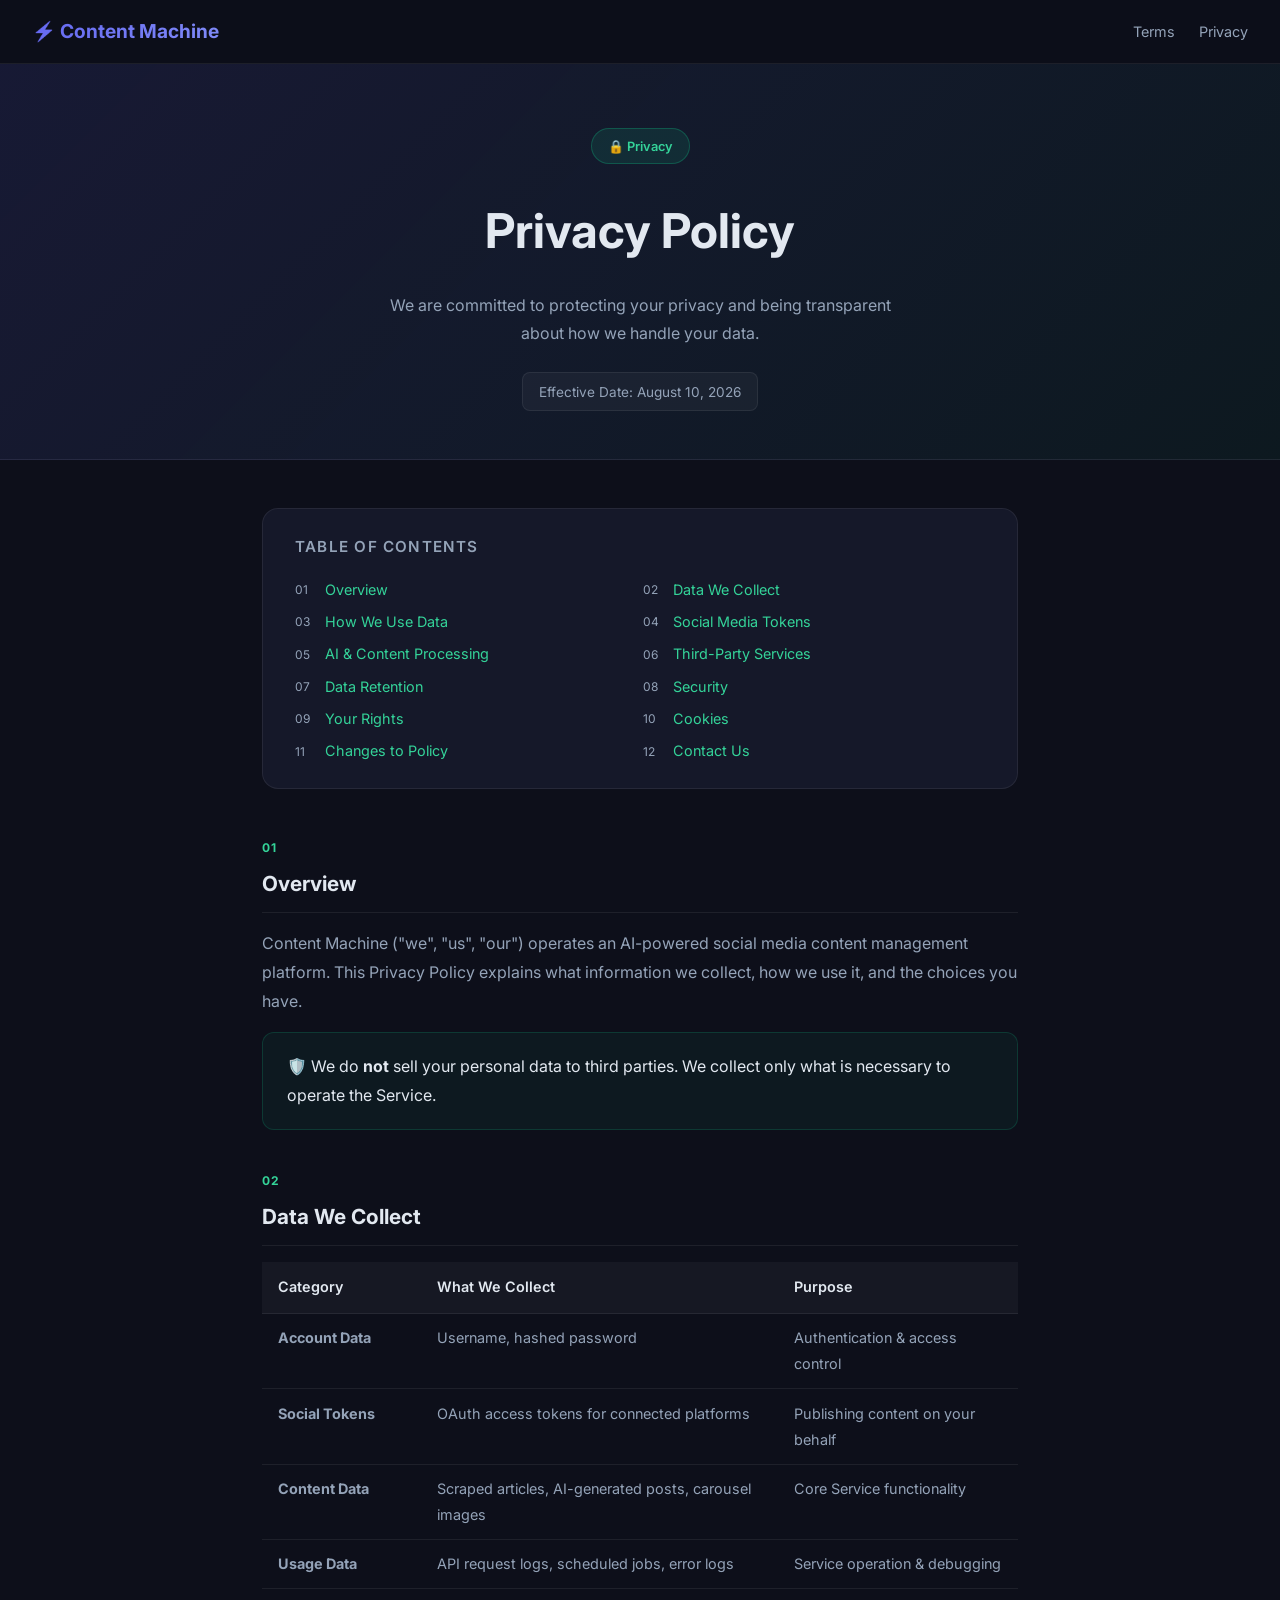
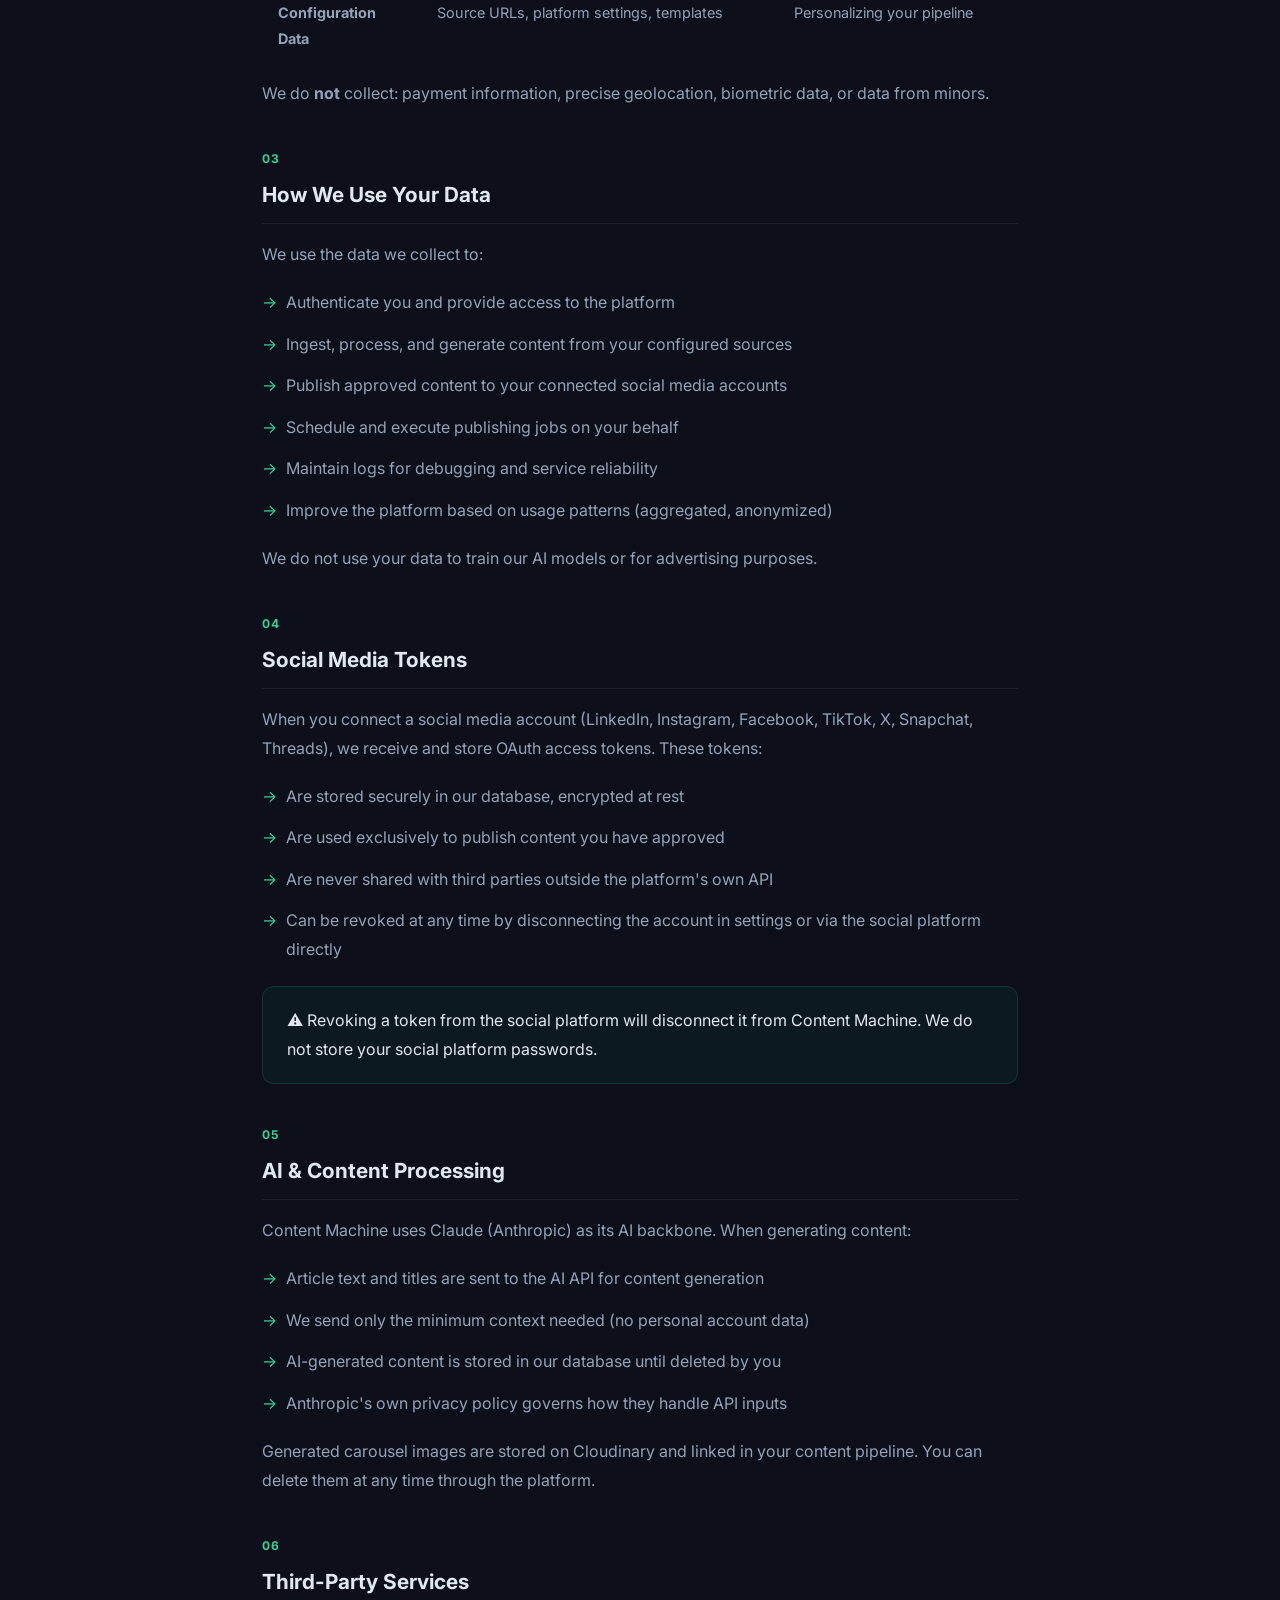
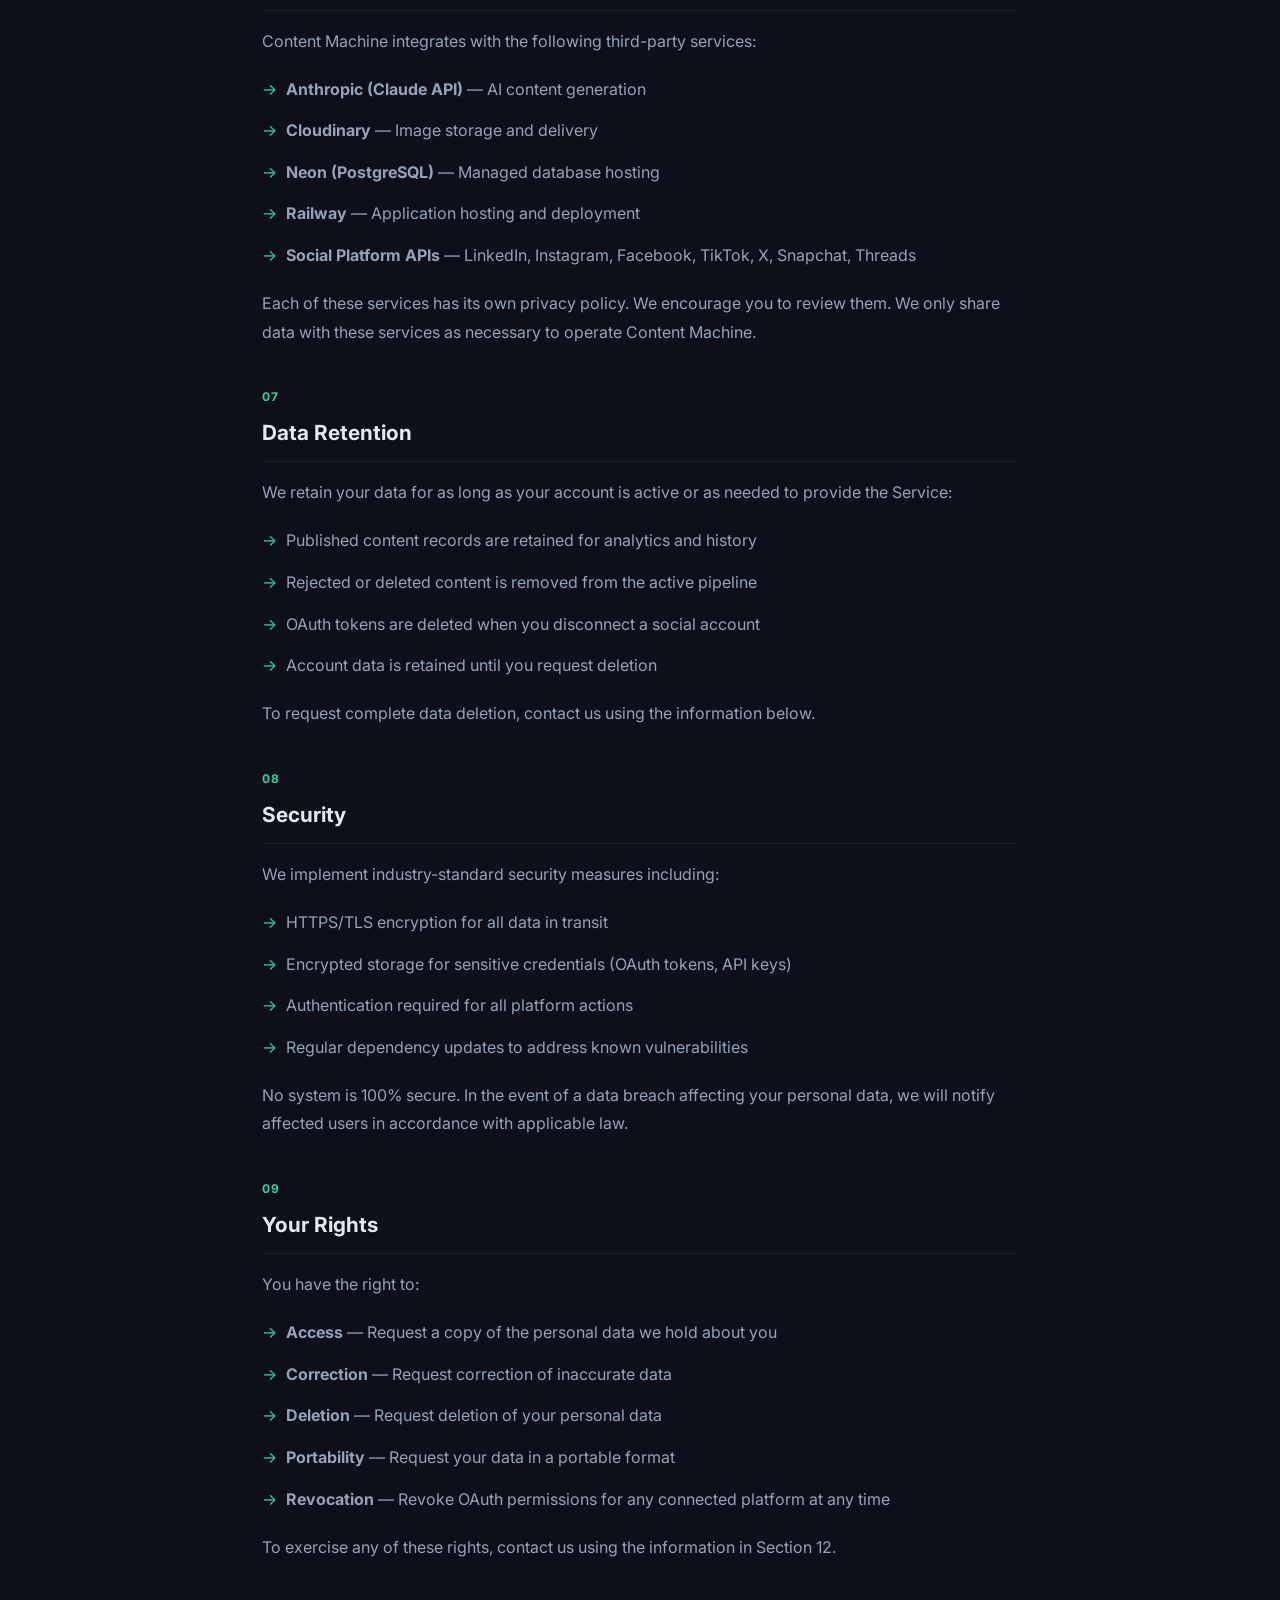
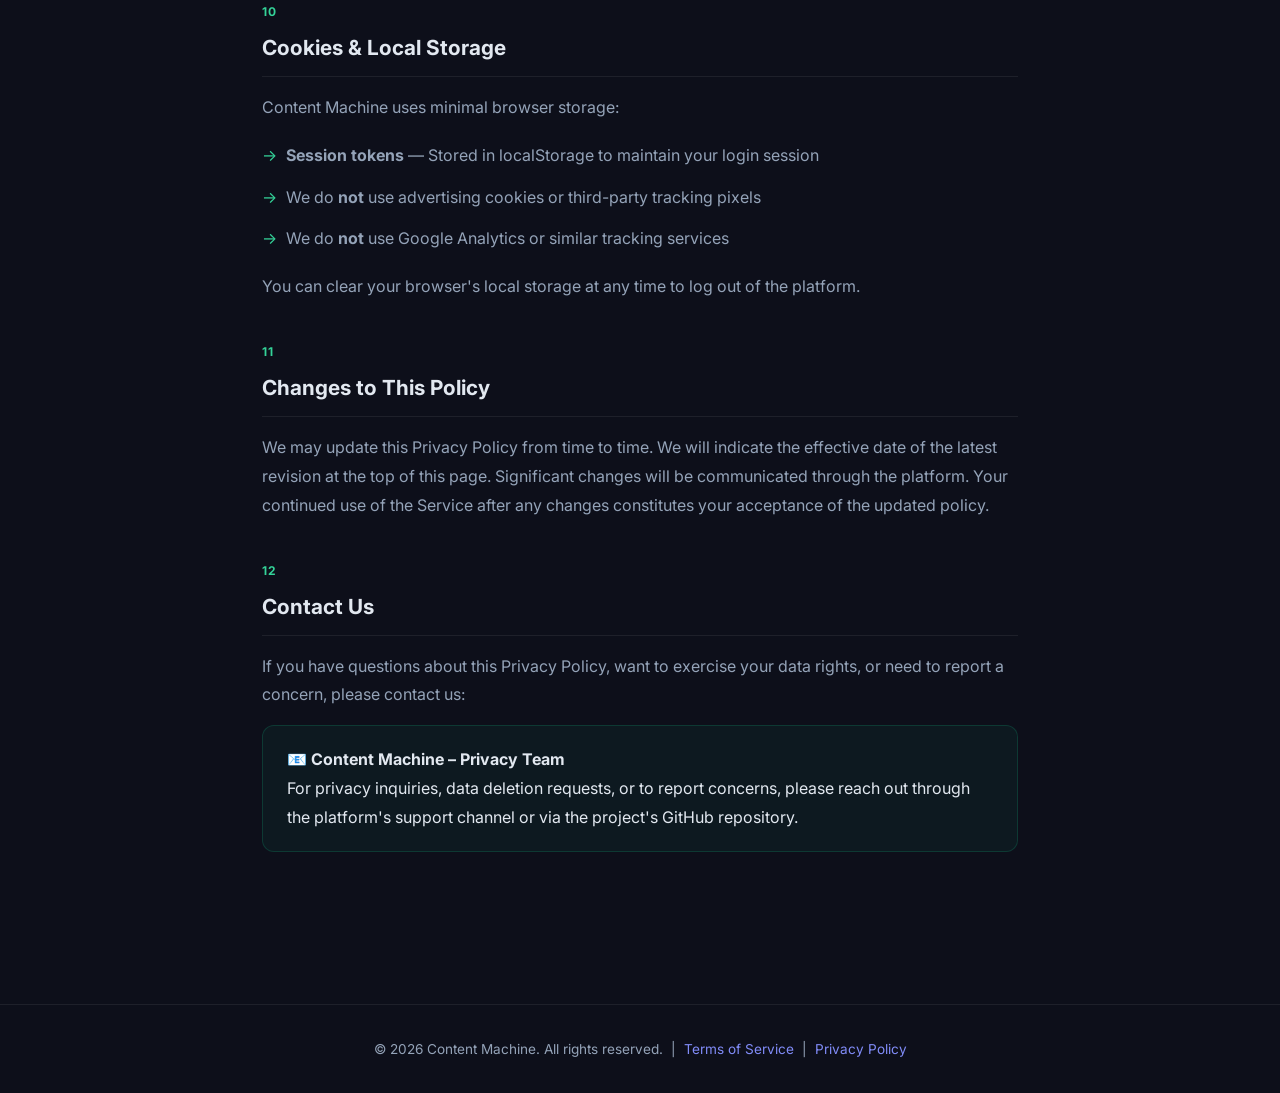
<file: frontend/privacy.html>
<!DOCTYPE html>
<html lang="en">
<head>
  <meta charset="UTF-8" />
  <meta name="viewport" content="width=device-width, initial-scale=1.0" />
  <title>Privacy Policy – Content Machine</title>
  <meta name="description" content="Privacy Policy for Content Machine – learn how we collect, use, and protect your data." />
  <link rel="preconnect" href="https://fonts.googleapis.com" />
  <link href="https://fonts.googleapis.com/css2?family=Inter:wght@400;500;600;700&display=swap" rel="stylesheet" />
  <style>
    *, *::before, *::after { box-sizing: border-box; margin: 0; padding: 0; }

    :root {
      --bg: #0d0f1a;
      --surface: #151829;
      --border: rgba(255,255,255,0.07);
      --text: #e2e8f0;
      --muted: #94a3b8;
      --accent: #6366f1;
      --accent-light: #818cf8;
    }

    body {
      font-family: 'Inter', sans-serif;
      background: var(--bg);
      color: var(--text);
      line-height: 1.8;
      min-height: 100vh;
    }

    nav {
      position: sticky; top: 0; z-index: 100;
      background: rgba(13,15,26,0.85);
      backdrop-filter: blur(12px);
      border-bottom: 1px solid var(--border);
      padding: 0 2rem;
      display: flex; align-items: center; justify-content: space-between;
      height: 64px;
    }
    .logo {
      font-size: 1.2rem; font-weight: 700;
      background: linear-gradient(135deg, var(--accent), var(--accent-light));
      -webkit-background-clip: text; -webkit-text-fill-color: transparent;
      text-decoration: none;
    }
    .nav-links { display: flex; gap: 1.5rem; }
    .nav-links a {
      color: var(--muted); text-decoration: none; font-size: 0.9rem;
      transition: color 0.2s;
    }
    .nav-links a:hover { color: var(--text); }

    .hero {
      background: linear-gradient(135deg, rgba(99,102,241,0.12) 0%, rgba(16,185,129,0.06) 100%);
      border-bottom: 1px solid var(--border);
      padding: 4rem 2rem 3rem;
      text-align: center;
    }
    .hero-badge {
      display: inline-flex; align-items: center; gap: 0.5rem;
      background: rgba(16,185,129,0.12);
      border: 1px solid rgba(16,185,129,0.3);
      color: #34d399;
      padding: 0.35rem 1rem; border-radius: 999px;
      font-size: 0.8rem; font-weight: 600; margin-bottom: 1.5rem;
    }
    .hero h1 {
      font-size: clamp(2rem, 5vw, 3rem);
      font-weight: 700; margin-bottom: 1rem;
    }
    .hero p { color: var(--muted); max-width: 520px; margin: 0 auto; font-size: 1rem; }
    .effective-date {
      display: inline-block; margin-top: 1.5rem;
      color: var(--muted); font-size: 0.85rem;
      background: rgba(255,255,255,0.04);
      border: 1px solid var(--border);
      padding: 0.4rem 1rem; border-radius: 8px;
    }

    .container {
      max-width: 820px; margin: 3rem auto; padding: 0 2rem 4rem;
    }

    .toc-card {
      background: var(--surface);
      border: 1px solid var(--border);
      border-radius: 16px;
      padding: 1.5rem 2rem;
      margin-bottom: 3rem;
    }
    .toc-card h2 {
      font-size: 0.95rem; font-weight: 600; color: var(--muted);
      text-transform: uppercase; letter-spacing: 0.08em; margin-bottom: 1rem;
    }
    .toc-card ol {
      list-style: none; counter-reset: toc;
      display: grid; grid-template-columns: 1fr 1fr; gap: 0.4rem;
    }
    .toc-card li { counter-increment: toc; }
    .toc-card li a {
      color: #34d399; text-decoration: none; font-size: 0.9rem;
      display: flex; align-items: center; gap: 0.5rem;
      transition: color 0.2s;
    }
    .toc-card li a:before {
      content: counter(toc, decimal-leading-zero);
      font-size: 0.75rem; color: var(--muted); min-width: 22px;
    }
    .toc-card li a:hover { color: #fff; }

    section {
      margin-bottom: 2.5rem;
      scroll-margin-top: 80px;
    }
    .section-num {
      font-size: 0.75rem; font-weight: 700; color: #34d399;
      text-transform: uppercase; letter-spacing: 0.1em; margin-bottom: 0.4rem;
    }
    section h2 {
      font-size: 1.3rem; font-weight: 700; margin-bottom: 1rem;
      padding-bottom: 0.6rem;
      border-bottom: 1px solid var(--border);
    }
    section p { color: var(--muted); margin-bottom: 0.8rem; }
    section ul {
      list-style: none; margin: 0.5rem 0 0.8rem 0;
    }
    section ul li {
      color: var(--muted); padding: 0.4rem 0 0.4rem 1.5rem;
      position: relative;
    }
    section ul li::before {
      content: "→";
      position: absolute; left: 0; color: #34d399;
    }

    .highlight-box {
      background: rgba(16,185,129,0.06);
      border: 1px solid rgba(16,185,129,0.2);
      border-radius: 12px;
      padding: 1.2rem 1.5rem;
      margin: 1rem 0;
    }
    .highlight-box p { color: var(--text); margin: 0; }

    .data-table {
      width: 100%; border-collapse: collapse; margin: 1rem 0;
      font-size: 0.9rem;
    }
    .data-table th {
      background: rgba(255,255,255,0.04);
      text-align: left; padding: 0.8rem 1rem;
      color: var(--text); font-weight: 600;
      border-bottom: 1px solid var(--border);
    }
    .data-table td {
      padding: 0.7rem 1rem;
      color: var(--muted);
      border-bottom: 1px solid var(--border);
      vertical-align: top;
    }
    .data-table tr:last-child td { border-bottom: none; }

    footer {
      border-top: 1px solid var(--border);
      padding: 2rem;
      text-align: center;
      color: var(--muted);
      font-size: 0.85rem;
    }
    footer a { color: var(--accent-light); text-decoration: none; }
    footer a:hover { text-decoration: underline; }

    @media (max-width: 600px) {
      .toc-card ol { grid-template-columns: 1fr; }
      .data-table { font-size: 0.8rem; }
    }
  </style>
</head>
<body>

<nav>
  <a href="/" class="logo">⚡ Content Machine</a>
  <div class="nav-links">
    <a href="/terms">Terms</a>
    <a href="/privacy">Privacy</a>
  </div>
</nav>

<div class="hero">
  <div class="hero-badge">🔒 Privacy</div>
  <h1>Privacy Policy</h1>
  <p>We are committed to protecting your privacy and being transparent about how we handle your data.</p>
  <span class="effective-date">Effective Date: August 10, 2026</span>
</div>

<div class="container">

  <div class="toc-card">
    <h2>Table of Contents</h2>
    <ol>
      <li><a href="#overview">Overview</a></li>
      <li><a href="#data-collected">Data We Collect</a></li>
      <li><a href="#how-we-use">How We Use Data</a></li>
      <li><a href="#social-tokens">Social Media Tokens</a></li>
      <li><a href="#ai-data">AI &amp; Content Processing</a></li>
      <li><a href="#third-parties">Third-Party Services</a></li>
      <li><a href="#data-retention">Data Retention</a></li>
      <li><a href="#security">Security</a></li>
      <li><a href="#rights">Your Rights</a></li>
      <li><a href="#cookies">Cookies</a></li>
      <li><a href="#changes">Changes to Policy</a></li>
      <li><a href="#contact">Contact Us</a></li>
    </ol>
  </div>

  <section id="overview">
    <div class="section-num">01</div>
    <h2>Overview</h2>
    <p>Content Machine ("we", "us", "our") operates an AI-powered social media content management platform. This Privacy Policy explains what information we collect, how we use it, and the choices you have.</p>
    <div class="highlight-box">
      <p>🛡️ We do <strong>not</strong> sell your personal data to third parties. We collect only what is necessary to operate the Service.</p>
    </div>
  </section>

  <section id="data-collected">
    <div class="section-num">02</div>
    <h2>Data We Collect</h2>
    <table class="data-table">
      <thead>
        <tr>
          <th>Category</th>
          <th>What We Collect</th>
          <th>Purpose</th>
        </tr>
      </thead>
      <tbody>
        <tr>
          <td><strong>Account Data</strong></td>
          <td>Username, hashed password</td>
          <td>Authentication &amp; access control</td>
        </tr>
        <tr>
          <td><strong>Social Tokens</strong></td>
          <td>OAuth access tokens for connected platforms</td>
          <td>Publishing content on your behalf</td>
        </tr>
        <tr>
          <td><strong>Content Data</strong></td>
          <td>Scraped articles, AI-generated posts, carousel images</td>
          <td>Core Service functionality</td>
        </tr>
        <tr>
          <td><strong>Usage Data</strong></td>
          <td>API request logs, scheduled jobs, error logs</td>
          <td>Service operation &amp; debugging</td>
        </tr>
        <tr>
          <td><strong>Configuration Data</strong></td>
          <td>Source URLs, platform settings, templates</td>
          <td>Personalizing your pipeline</td>
        </tr>
      </tbody>
    </table>
    <p>We do <strong>not</strong> collect: payment information, precise geolocation, biometric data, or data from minors.</p>
  </section>

  <section id="how-we-use">
    <div class="section-num">03</div>
    <h2>How We Use Your Data</h2>
    <p>We use the data we collect to:</p>
    <ul>
      <li>Authenticate you and provide access to the platform</li>
      <li>Ingest, process, and generate content from your configured sources</li>
      <li>Publish approved content to your connected social media accounts</li>
      <li>Schedule and execute publishing jobs on your behalf</li>
      <li>Maintain logs for debugging and service reliability</li>
      <li>Improve the platform based on usage patterns (aggregated, anonymized)</li>
    </ul>
    <p>We do not use your data to train our AI models or for advertising purposes.</p>
  </section>

  <section id="social-tokens">
    <div class="section-num">04</div>
    <h2>Social Media Tokens</h2>
    <p>When you connect a social media account (LinkedIn, Instagram, Facebook, TikTok, X, Snapchat, Threads), we receive and store OAuth access tokens. These tokens:</p>
    <ul>
      <li>Are stored securely in our database, encrypted at rest</li>
      <li>Are used exclusively to publish content you have approved</li>
      <li>Are never shared with third parties outside the platform's own API</li>
      <li>Can be revoked at any time by disconnecting the account in settings or via the social platform directly</li>
    </ul>
    <div class="highlight-box">
      <p>⚠️ Revoking a token from the social platform will disconnect it from Content Machine. We do not store your social platform passwords.</p>
    </div>
  </section>

  <section id="ai-data">
    <div class="section-num">05</div>
    <h2>AI &amp; Content Processing</h2>
    <p>Content Machine uses Claude (Anthropic) as its AI backbone. When generating content:</p>
    <ul>
      <li>Article text and titles are sent to the AI API for content generation</li>
      <li>We send only the minimum context needed (no personal account data)</li>
      <li>AI-generated content is stored in our database until deleted by you</li>
      <li>Anthropic's own privacy policy governs how they handle API inputs</li>
    </ul>
    <p>Generated carousel images are stored on Cloudinary and linked in your content pipeline. You can delete them at any time through the platform.</p>
  </section>

  <section id="third-parties">
    <div class="section-num">06</div>
    <h2>Third-Party Services</h2>
    <p>Content Machine integrates with the following third-party services:</p>
    <ul>
      <li><strong>Anthropic (Claude API)</strong> — AI content generation</li>
      <li><strong>Cloudinary</strong> — Image storage and delivery</li>
      <li><strong>Neon (PostgreSQL)</strong> — Managed database hosting</li>
      <li><strong>Railway</strong> — Application hosting and deployment</li>
      <li><strong>Social Platform APIs</strong> — LinkedIn, Instagram, Facebook, TikTok, X, Snapchat, Threads</li>
    </ul>
    <p>Each of these services has its own privacy policy. We encourage you to review them. We only share data with these services as necessary to operate Content Machine.</p>
  </section>

  <section id="data-retention">
    <div class="section-num">07</div>
    <h2>Data Retention</h2>
    <p>We retain your data for as long as your account is active or as needed to provide the Service:</p>
    <ul>
      <li>Published content records are retained for analytics and history</li>
      <li>Rejected or deleted content is removed from the active pipeline</li>
      <li>OAuth tokens are deleted when you disconnect a social account</li>
      <li>Account data is retained until you request deletion</li>
    </ul>
    <p>To request complete data deletion, contact us using the information below.</p>
  </section>

  <section id="security">
    <div class="section-num">08</div>
    <h2>Security</h2>
    <p>We implement industry-standard security measures including:</p>
    <ul>
      <li>HTTPS/TLS encryption for all data in transit</li>
      <li>Encrypted storage for sensitive credentials (OAuth tokens, API keys)</li>
      <li>Authentication required for all platform actions</li>
      <li>Regular dependency updates to address known vulnerabilities</li>
    </ul>
    <p>No system is 100% secure. In the event of a data breach affecting your personal data, we will notify affected users in accordance with applicable law.</p>
  </section>

  <section id="rights">
    <div class="section-num">09</div>
    <h2>Your Rights</h2>
    <p>You have the right to:</p>
    <ul>
      <li><strong>Access</strong> — Request a copy of the personal data we hold about you</li>
      <li><strong>Correction</strong> — Request correction of inaccurate data</li>
      <li><strong>Deletion</strong> — Request deletion of your personal data</li>
      <li><strong>Portability</strong> — Request your data in a portable format</li>
      <li><strong>Revocation</strong> — Revoke OAuth permissions for any connected platform at any time</li>
    </ul>
    <p>To exercise any of these rights, contact us using the information in Section 12.</p>
  </section>

  <section id="cookies">
    <div class="section-num">10</div>
    <h2>Cookies &amp; Local Storage</h2>
    <p>Content Machine uses minimal browser storage:</p>
    <ul>
      <li><strong>Session tokens</strong> — Stored in localStorage to maintain your login session</li>
      <li>We do <strong>not</strong> use advertising cookies or third-party tracking pixels</li>
      <li>We do <strong>not</strong> use Google Analytics or similar tracking services</li>
    </ul>
    <p>You can clear your browser's local storage at any time to log out of the platform.</p>
  </section>

  <section id="changes">
    <div class="section-num">11</div>
    <h2>Changes to This Policy</h2>
    <p>We may update this Privacy Policy from time to time. We will indicate the effective date of the latest revision at the top of this page. Significant changes will be communicated through the platform. Your continued use of the Service after any changes constitutes your acceptance of the updated policy.</p>
  </section>

  <section id="contact">
    <div class="section-num">12</div>
    <h2>Contact Us</h2>
    <p>If you have questions about this Privacy Policy, want to exercise your data rights, or need to report a concern, please contact us:</p>
    <div class="highlight-box">
      <p>📧 <strong>Content Machine – Privacy Team</strong><br/>
      For privacy inquiries, data deletion requests, or to report concerns, please reach out through the platform's support channel or via the project's GitHub repository.</p>
    </div>
  </section>

</div>

<footer>
  <p>© 2026 Content Machine. All rights reserved. &nbsp;|&nbsp;
    <a href="/terms">Terms of Service</a> &nbsp;|&nbsp;
    <a href="/privacy">Privacy Policy</a>
  </p>
</footer>

</body>
</html>
</file>
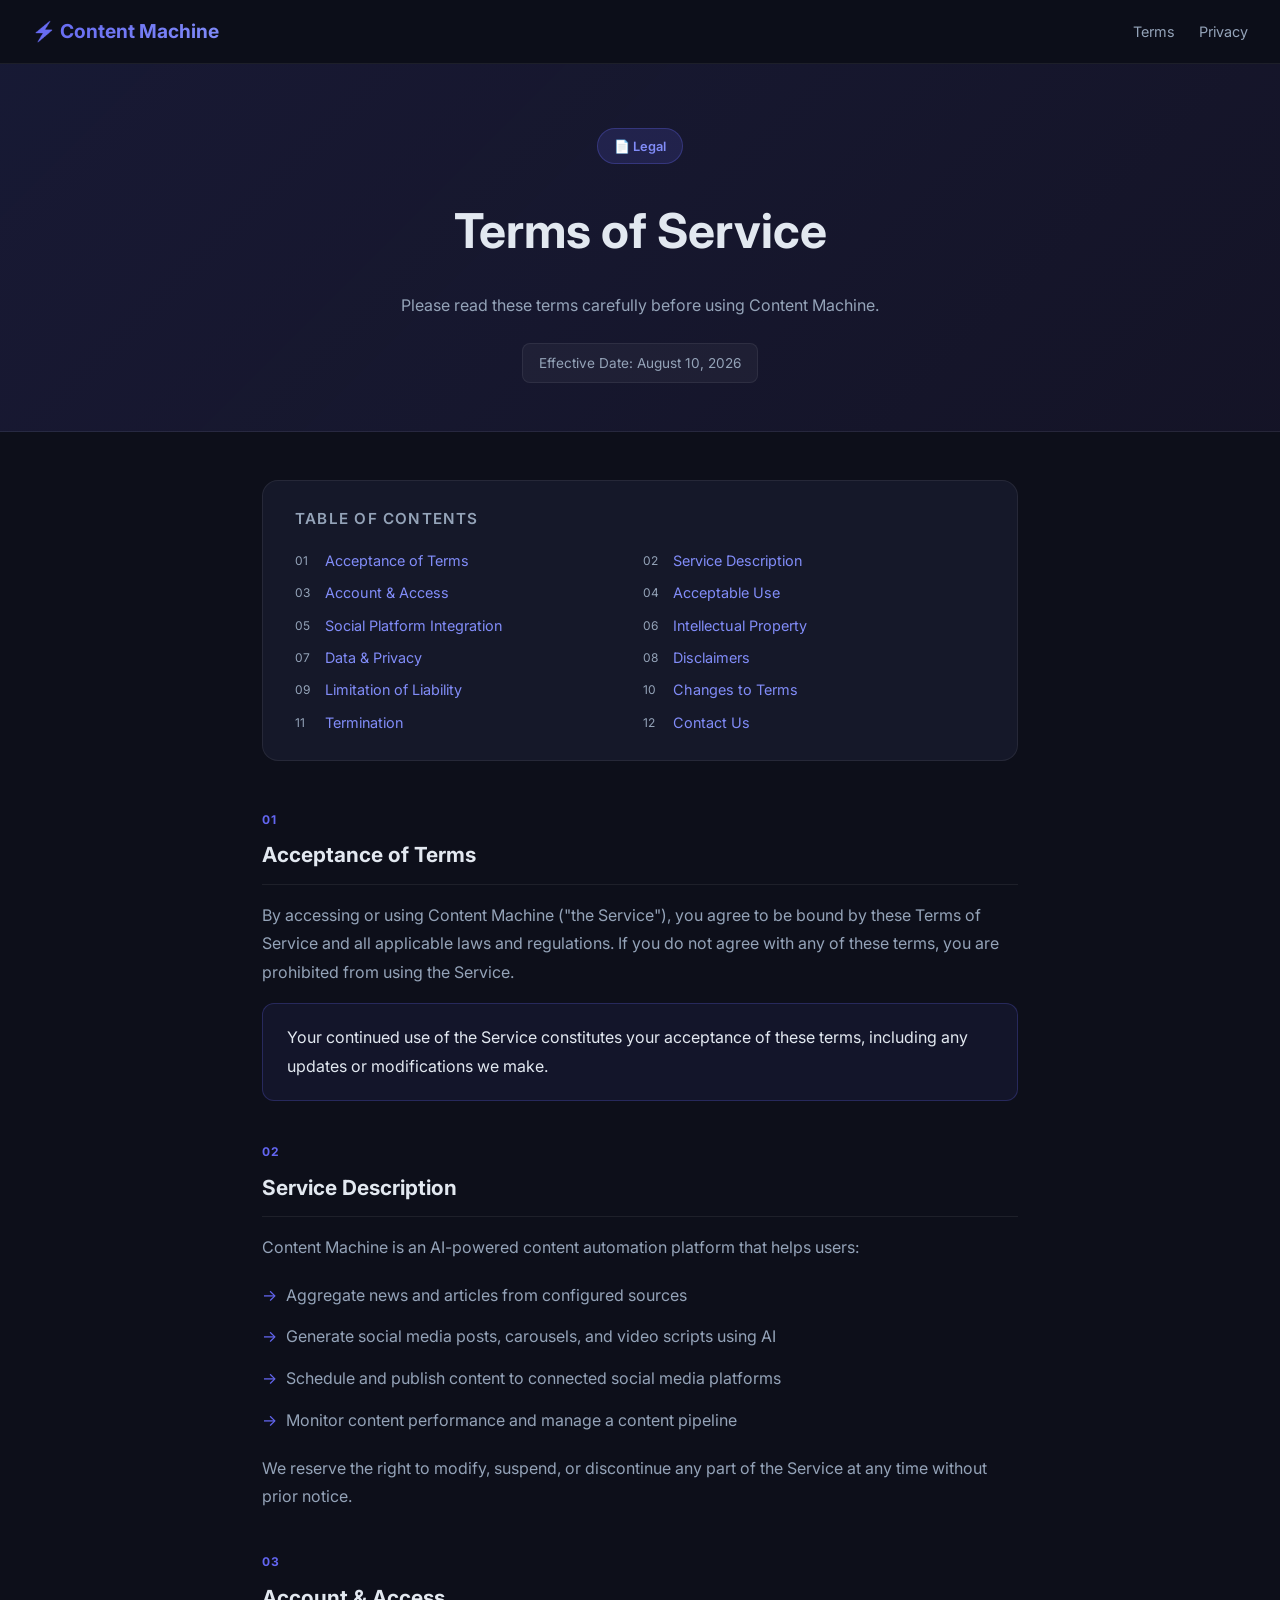
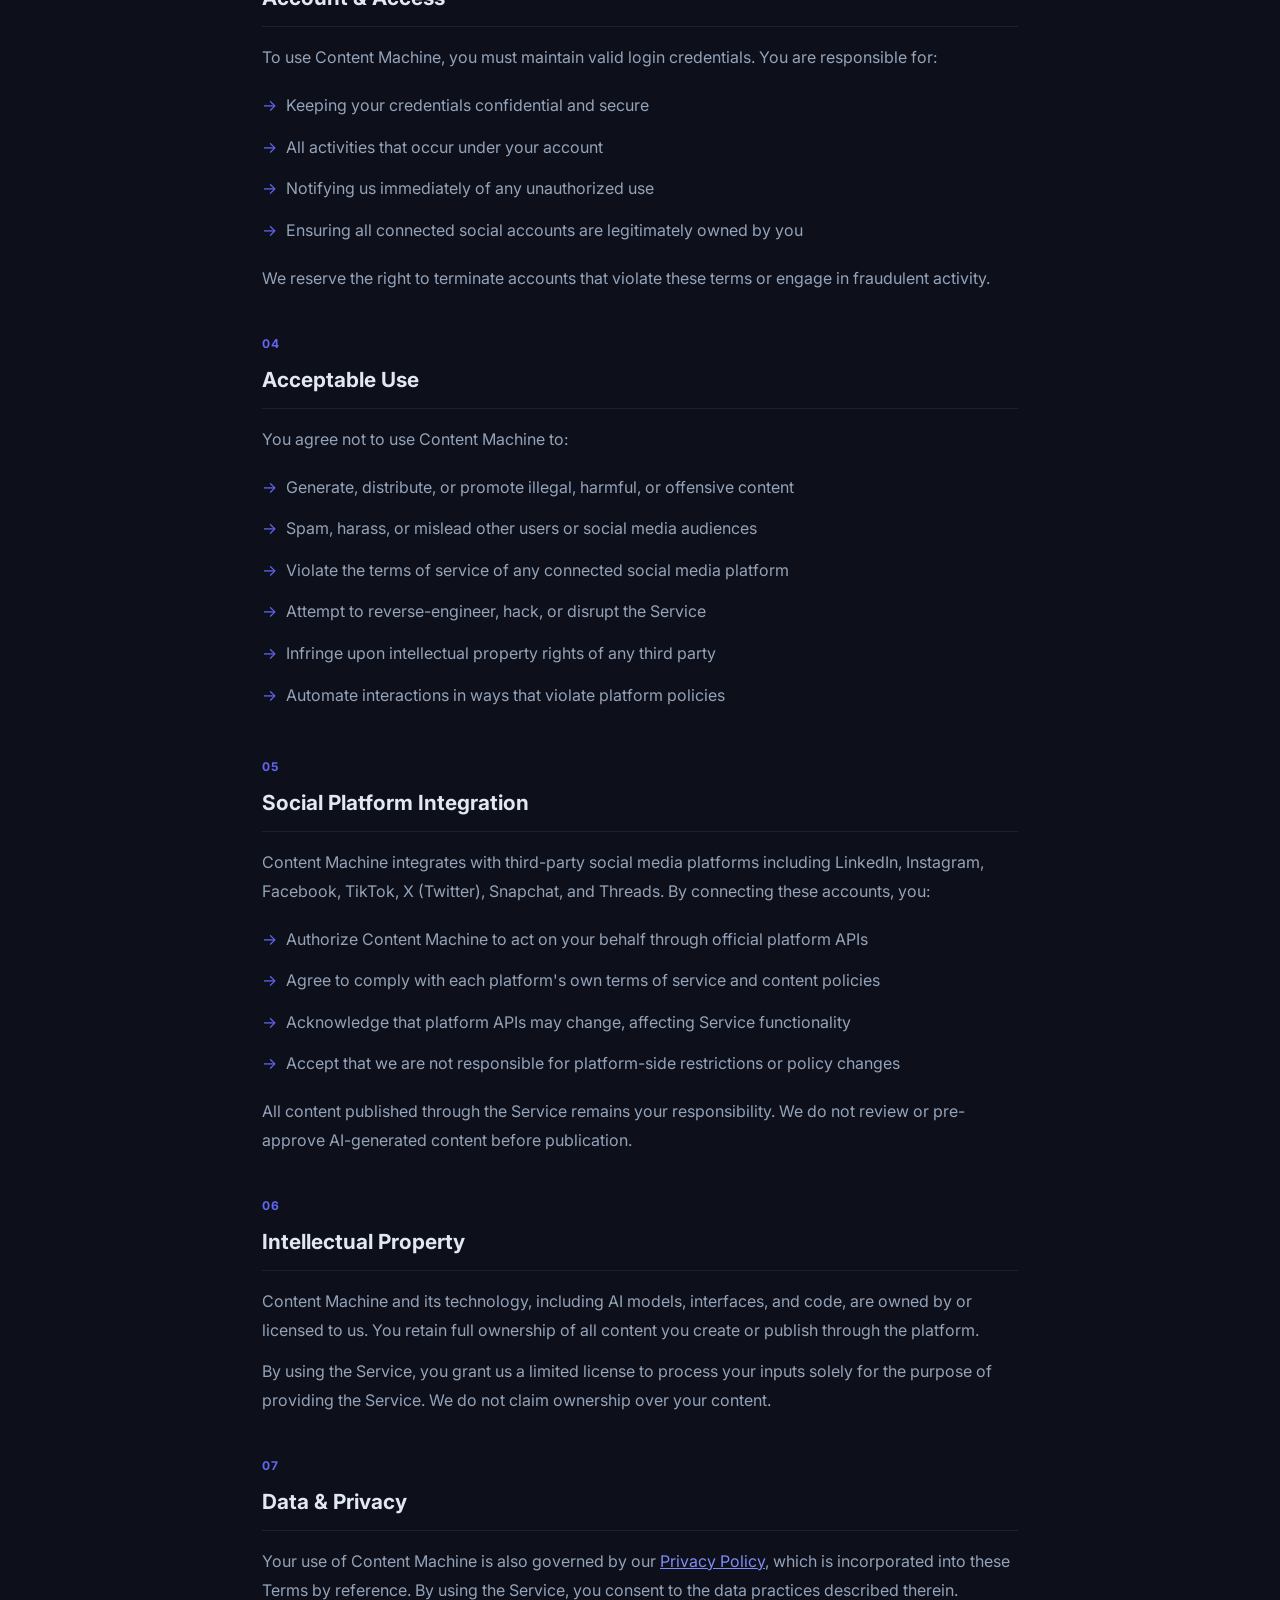
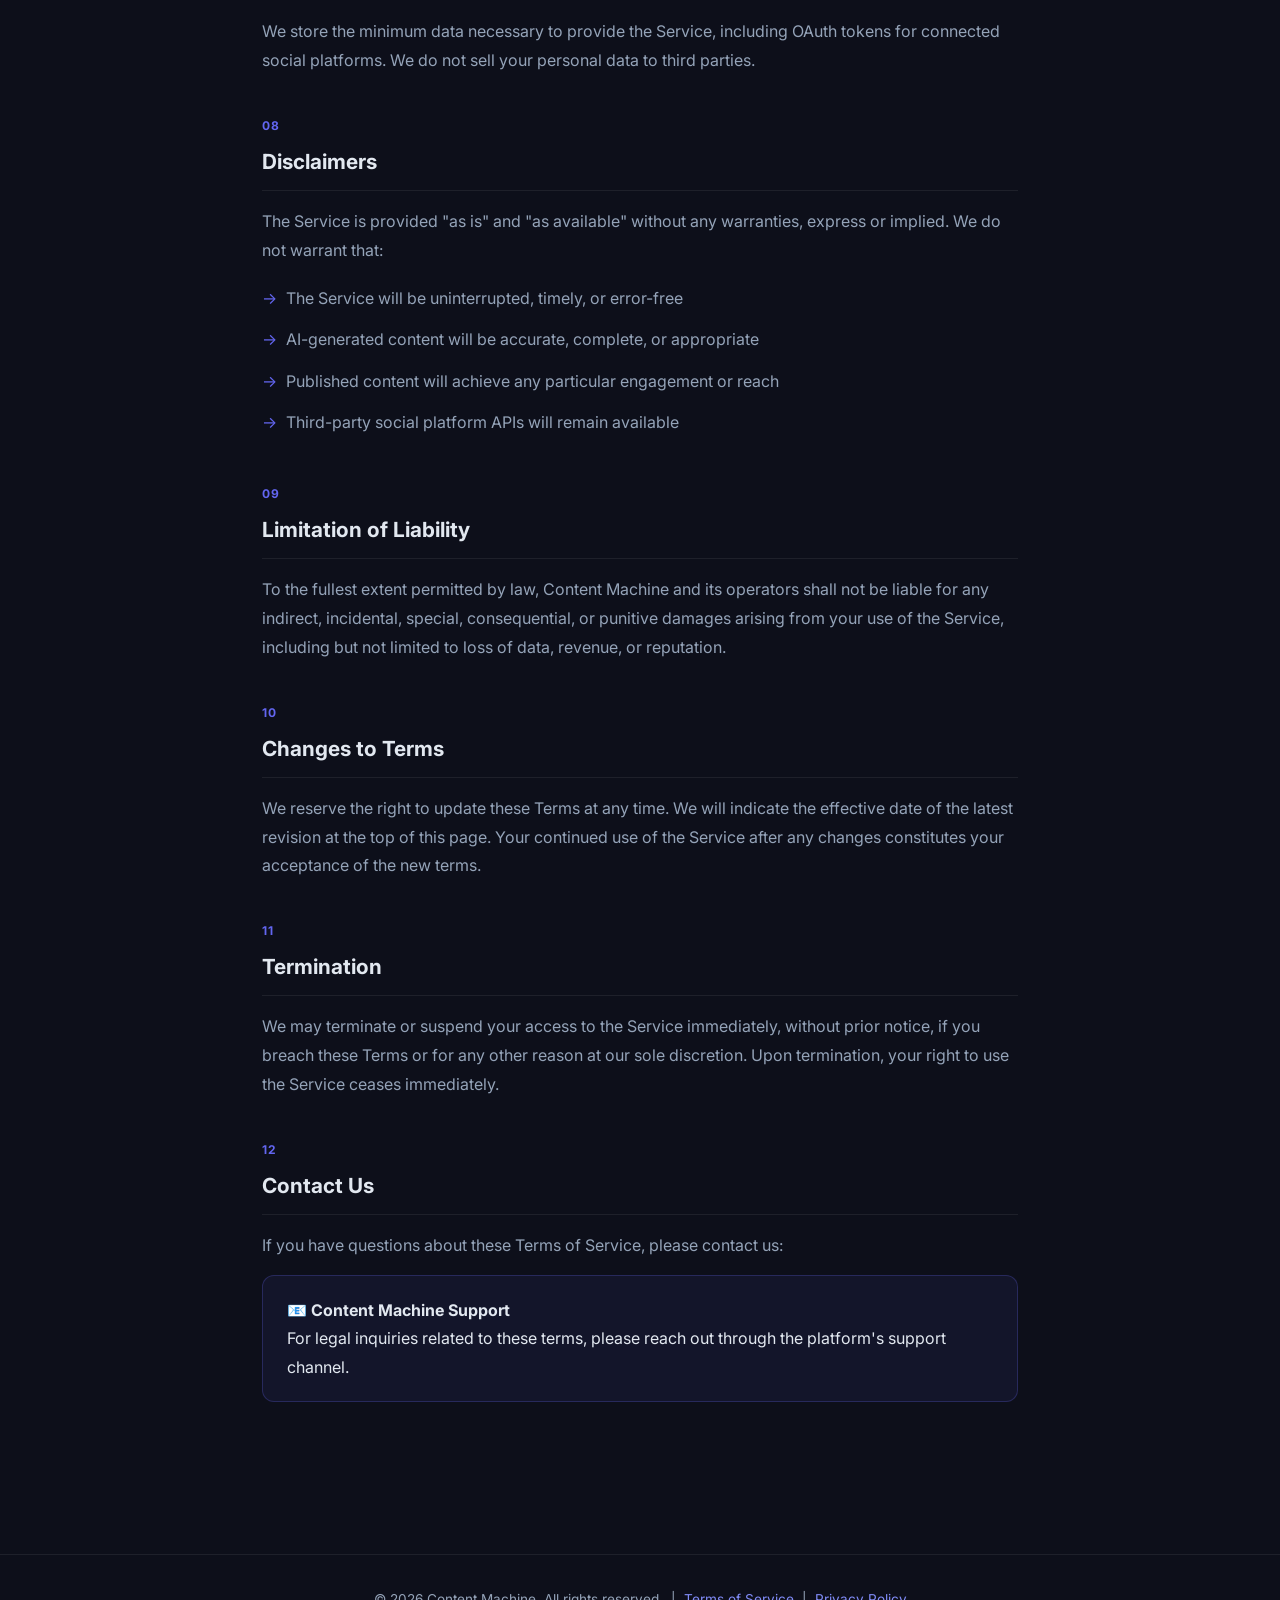
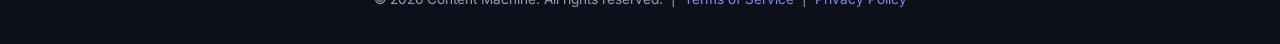
<file: frontend/terms.html>
<!DOCTYPE html>
<html lang="en">
<head>
  <meta charset="UTF-8" />
  <meta name="viewport" content="width=device-width, initial-scale=1.0" />
  <title>Terms of Service – Content Machine</title>
  <meta name="description" content="Terms of Service for Content Machine – AI-powered social media content automation platform." />
  <link rel="preconnect" href="https://fonts.googleapis.com" />
  <link href="https://fonts.googleapis.com/css2?family=Inter:wght@400;500;600;700&display=swap" rel="stylesheet" />
  <style>
    *, *::before, *::after { box-sizing: border-box; margin: 0; padding: 0; }

    :root {
      --bg: #0d0f1a;
      --surface: #151829;
      --border: rgba(255,255,255,0.07);
      --text: #e2e8f0;
      --muted: #94a3b8;
      --accent: #6366f1;
      --accent-light: #818cf8;
    }

    body {
      font-family: 'Inter', sans-serif;
      background: var(--bg);
      color: var(--text);
      line-height: 1.8;
      min-height: 100vh;
    }

    /* NAV */
    nav {
      position: sticky; top: 0; z-index: 100;
      background: rgba(13,15,26,0.85);
      backdrop-filter: blur(12px);
      border-bottom: 1px solid var(--border);
      padding: 0 2rem;
      display: flex; align-items: center; justify-content: space-between;
      height: 64px;
    }
    .logo {
      font-size: 1.2rem; font-weight: 700;
      background: linear-gradient(135deg, var(--accent), var(--accent-light));
      -webkit-background-clip: text; -webkit-text-fill-color: transparent;
      text-decoration: none;
    }
    .nav-links { display: flex; gap: 1.5rem; }
    .nav-links a {
      color: var(--muted); text-decoration: none; font-size: 0.9rem;
      transition: color 0.2s;
    }
    .nav-links a:hover { color: var(--text); }

    /* HERO */
    .hero {
      background: linear-gradient(135deg, rgba(99,102,241,0.12) 0%, rgba(139,92,246,0.06) 100%);
      border-bottom: 1px solid var(--border);
      padding: 4rem 2rem 3rem;
      text-align: center;
    }
    .hero-badge {
      display: inline-flex; align-items: center; gap: 0.5rem;
      background: rgba(99,102,241,0.15);
      border: 1px solid rgba(99,102,241,0.3);
      color: var(--accent-light);
      padding: 0.35rem 1rem; border-radius: 999px;
      font-size: 0.8rem; font-weight: 600; margin-bottom: 1.5rem;
    }
    .hero h1 {
      font-size: clamp(2rem, 5vw, 3rem);
      font-weight: 700; margin-bottom: 1rem;
    }
    .hero p { color: var(--muted); max-width: 520px; margin: 0 auto; font-size: 1rem; }
    .effective-date {
      display: inline-block; margin-top: 1.5rem;
      color: var(--muted); font-size: 0.85rem;
      background: rgba(255,255,255,0.04);
      border: 1px solid var(--border);
      padding: 0.4rem 1rem; border-radius: 8px;
    }

    /* CONTENT */
    .container {
      max-width: 820px; margin: 3rem auto; padding: 0 2rem 4rem;
    }
    .toc-card {
      background: var(--surface);
      border: 1px solid var(--border);
      border-radius: 16px;
      padding: 1.5rem 2rem;
      margin-bottom: 3rem;
    }
    .toc-card h2 {
      font-size: 0.95rem; font-weight: 600; color: var(--muted);
      text-transform: uppercase; letter-spacing: 0.08em; margin-bottom: 1rem;
    }
    .toc-card ol {
      list-style: none; counter-reset: toc;
      display: grid; grid-template-columns: 1fr 1fr; gap: 0.4rem;
    }
    .toc-card li { counter-increment: toc; }
    .toc-card li a {
      color: var(--accent-light); text-decoration: none; font-size: 0.9rem;
      display: flex; align-items: center; gap: 0.5rem;
      transition: color 0.2s;
    }
    .toc-card li a:before {
      content: counter(toc, decimal-leading-zero);
      font-size: 0.75rem; color: var(--muted); min-width: 22px;
    }
    .toc-card li a:hover { color: #fff; }

    section {
      margin-bottom: 2.5rem;
      scroll-margin-top: 80px;
    }
    .section-num {
      font-size: 0.75rem; font-weight: 700; color: var(--accent);
      text-transform: uppercase; letter-spacing: 0.1em; margin-bottom: 0.4rem;
    }
    section h2 {
      font-size: 1.3rem; font-weight: 700; margin-bottom: 1rem;
      padding-bottom: 0.6rem;
      border-bottom: 1px solid var(--border);
    }
    section p { color: var(--muted); margin-bottom: 0.8rem; }
    section ul {
      list-style: none; margin: 0.5rem 0 0.8rem 0;
    }
    section ul li {
      color: var(--muted); padding: 0.4rem 0 0.4rem 1.5rem;
      position: relative;
    }
    section ul li::before {
      content: "→";
      position: absolute; left: 0; color: var(--accent);
    }

    .highlight-box {
      background: rgba(99,102,241,0.08);
      border: 1px solid rgba(99,102,241,0.25);
      border-radius: 12px;
      padding: 1.2rem 1.5rem;
      margin: 1rem 0;
    }
    .highlight-box p { color: var(--text); margin: 0; }

    /* FOOTER */
    footer {
      border-top: 1px solid var(--border);
      padding: 2rem;
      text-align: center;
      color: var(--muted);
      font-size: 0.85rem;
    }
    footer a { color: var(--accent-light); text-decoration: none; }
    footer a:hover { text-decoration: underline; }

    @media (max-width: 600px) {
      .toc-card ol { grid-template-columns: 1fr; }
    }
  </style>
</head>
<body>

<nav>
  <a href="/" class="logo">⚡ Content Machine</a>
  <div class="nav-links">
    <a href="/terms">Terms</a>
    <a href="/privacy">Privacy</a>
  </div>
</nav>

<div class="hero">
  <div class="hero-badge">📄 Legal</div>
  <h1>Terms of Service</h1>
  <p>Please read these terms carefully before using Content Machine.</p>
  <span class="effective-date">Effective Date: August 10, 2026</span>
</div>

<div class="container">

  <div class="toc-card">
    <h2>Table of Contents</h2>
    <ol>
      <li><a href="#acceptance">Acceptance of Terms</a></li>
      <li><a href="#description">Service Description</a></li>
      <li><a href="#account">Account &amp; Access</a></li>
      <li><a href="#acceptable-use">Acceptable Use</a></li>
      <li><a href="#social-platforms">Social Platform Integration</a></li>
      <li><a href="#ip">Intellectual Property</a></li>
      <li><a href="#data">Data &amp; Privacy</a></li>
      <li><a href="#disclaimer">Disclaimers</a></li>
      <li><a href="#limitation">Limitation of Liability</a></li>
      <li><a href="#changes">Changes to Terms</a></li>
      <li><a href="#termination">Termination</a></li>
      <li><a href="#contact">Contact Us</a></li>
    </ol>
  </div>

  <section id="acceptance">
    <div class="section-num">01</div>
    <h2>Acceptance of Terms</h2>
    <p>By accessing or using Content Machine ("the Service"), you agree to be bound by these Terms of Service and all applicable laws and regulations. If you do not agree with any of these terms, you are prohibited from using the Service.</p>
    <div class="highlight-box">
      <p>Your continued use of the Service constitutes your acceptance of these terms, including any updates or modifications we make.</p>
    </div>
  </section>

  <section id="description">
    <div class="section-num">02</div>
    <h2>Service Description</h2>
    <p>Content Machine is an AI-powered content automation platform that helps users:</p>
    <ul>
      <li>Aggregate news and articles from configured sources</li>
      <li>Generate social media posts, carousels, and video scripts using AI</li>
      <li>Schedule and publish content to connected social media platforms</li>
      <li>Monitor content performance and manage a content pipeline</li>
    </ul>
    <p>We reserve the right to modify, suspend, or discontinue any part of the Service at any time without prior notice.</p>
  </section>

  <section id="account">
    <div class="section-num">03</div>
    <h2>Account &amp; Access</h2>
    <p>To use Content Machine, you must maintain valid login credentials. You are responsible for:</p>
    <ul>
      <li>Keeping your credentials confidential and secure</li>
      <li>All activities that occur under your account</li>
      <li>Notifying us immediately of any unauthorized use</li>
      <li>Ensuring all connected social accounts are legitimately owned by you</li>
    </ul>
    <p>We reserve the right to terminate accounts that violate these terms or engage in fraudulent activity.</p>
  </section>

  <section id="acceptable-use">
    <div class="section-num">04</div>
    <h2>Acceptable Use</h2>
    <p>You agree not to use Content Machine to:</p>
    <ul>
      <li>Generate, distribute, or promote illegal, harmful, or offensive content</li>
      <li>Spam, harass, or mislead other users or social media audiences</li>
      <li>Violate the terms of service of any connected social media platform</li>
      <li>Attempt to reverse-engineer, hack, or disrupt the Service</li>
      <li>Infringe upon intellectual property rights of any third party</li>
      <li>Automate interactions in ways that violate platform policies</li>
    </ul>
  </section>

  <section id="social-platforms">
    <div class="section-num">05</div>
    <h2>Social Platform Integration</h2>
    <p>Content Machine integrates with third-party social media platforms including LinkedIn, Instagram, Facebook, TikTok, X (Twitter), Snapchat, and Threads. By connecting these accounts, you:</p>
    <ul>
      <li>Authorize Content Machine to act on your behalf through official platform APIs</li>
      <li>Agree to comply with each platform's own terms of service and content policies</li>
      <li>Acknowledge that platform APIs may change, affecting Service functionality</li>
      <li>Accept that we are not responsible for platform-side restrictions or policy changes</li>
    </ul>
    <p>All content published through the Service remains your responsibility. We do not review or pre-approve AI-generated content before publication.</p>
  </section>

  <section id="ip">
    <div class="section-num">06</div>
    <h2>Intellectual Property</h2>
    <p>Content Machine and its technology, including AI models, interfaces, and code, are owned by or licensed to us. You retain full ownership of all content you create or publish through the platform.</p>
    <p>By using the Service, you grant us a limited license to process your inputs solely for the purpose of providing the Service. We do not claim ownership over your content.</p>
  </section>

  <section id="data">
    <div class="section-num">07</div>
    <h2>Data &amp; Privacy</h2>
    <p>Your use of Content Machine is also governed by our <a href="/privacy" style="color:var(--accent-light)">Privacy Policy</a>, which is incorporated into these Terms by reference. By using the Service, you consent to the data practices described therein.</p>
    <p>We store the minimum data necessary to provide the Service, including OAuth tokens for connected social platforms. We do not sell your personal data to third parties.</p>
  </section>

  <section id="disclaimer">
    <div class="section-num">08</div>
    <h2>Disclaimers</h2>
    <p>The Service is provided "as is" and "as available" without any warranties, express or implied. We do not warrant that:</p>
    <ul>
      <li>The Service will be uninterrupted, timely, or error-free</li>
      <li>AI-generated content will be accurate, complete, or appropriate</li>
      <li>Published content will achieve any particular engagement or reach</li>
      <li>Third-party social platform APIs will remain available</li>
    </ul>
  </section>

  <section id="limitation">
    <div class="section-num">09</div>
    <h2>Limitation of Liability</h2>
    <p>To the fullest extent permitted by law, Content Machine and its operators shall not be liable for any indirect, incidental, special, consequential, or punitive damages arising from your use of the Service, including but not limited to loss of data, revenue, or reputation.</p>
  </section>

  <section id="changes">
    <div class="section-num">10</div>
    <h2>Changes to Terms</h2>
    <p>We reserve the right to update these Terms at any time. We will indicate the effective date of the latest revision at the top of this page. Your continued use of the Service after any changes constitutes your acceptance of the new terms.</p>
  </section>

  <section id="termination">
    <div class="section-num">11</div>
    <h2>Termination</h2>
    <p>We may terminate or suspend your access to the Service immediately, without prior notice, if you breach these Terms or for any other reason at our sole discretion. Upon termination, your right to use the Service ceases immediately.</p>
  </section>

  <section id="contact">
    <div class="section-num">12</div>
    <h2>Contact Us</h2>
    <p>If you have questions about these Terms of Service, please contact us:</p>
    <div class="highlight-box">
      <p>📧 <strong>Content Machine Support</strong><br/>
      For legal inquiries related to these terms, please reach out through the platform's support channel.</p>
    </div>
  </section>

</div>

<footer>
  <p>© 2026 Content Machine. All rights reserved. &nbsp;|&nbsp;
    <a href="/terms">Terms of Service</a> &nbsp;|&nbsp;
    <a href="/privacy">Privacy Policy</a>
  </p>
</footer>

</body>
</html>
</file>
